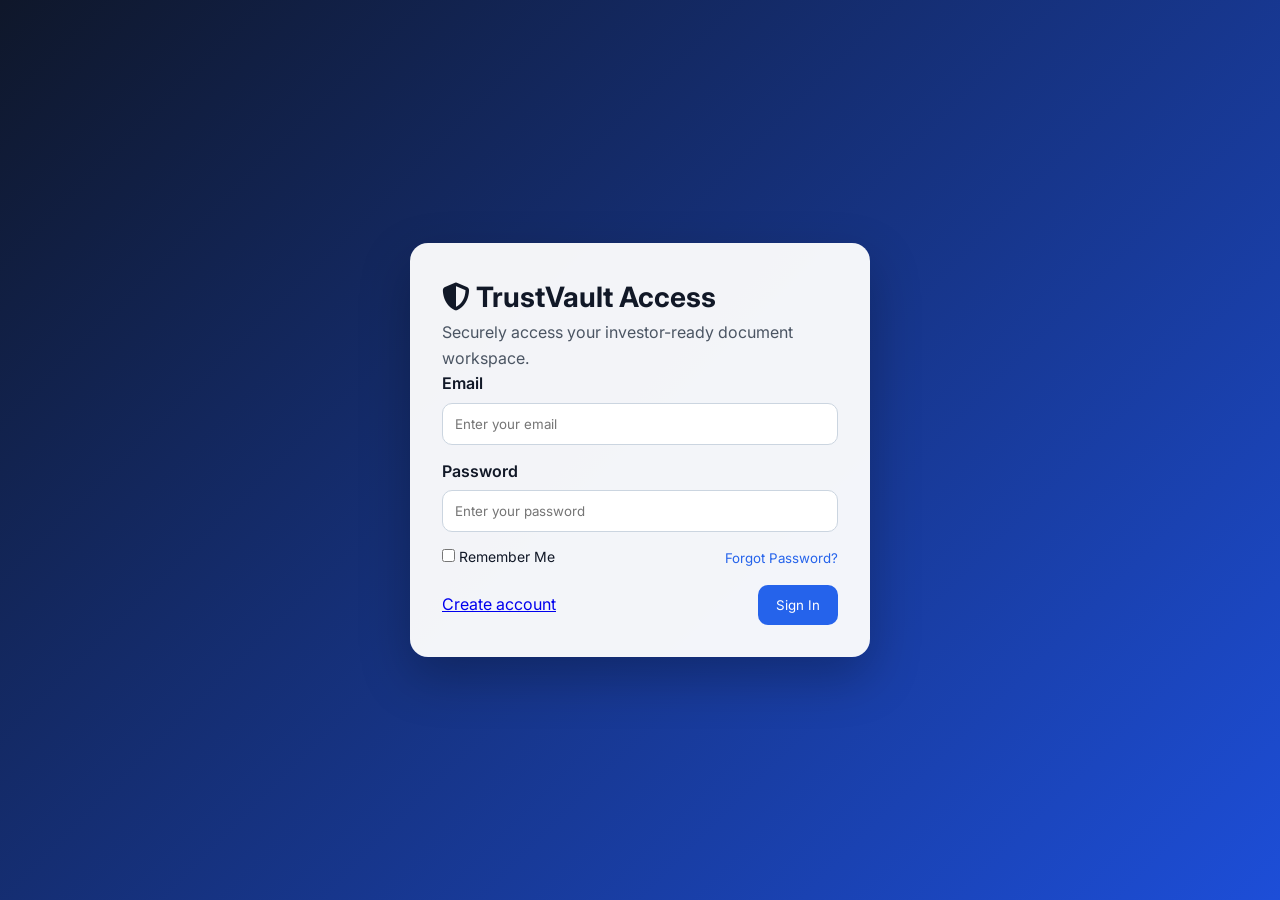
<file: index.html>
<!DOCTYPE html>
<html lang="en">
<head>
    <meta charset="UTF-8">
    <title>TrustVault</title>
    <script>window.location.href = 'dashboard.html';</script>
</head>
<body>
    <p>Redirecting to Dashboard...</p>
</body>
</html>
</file>
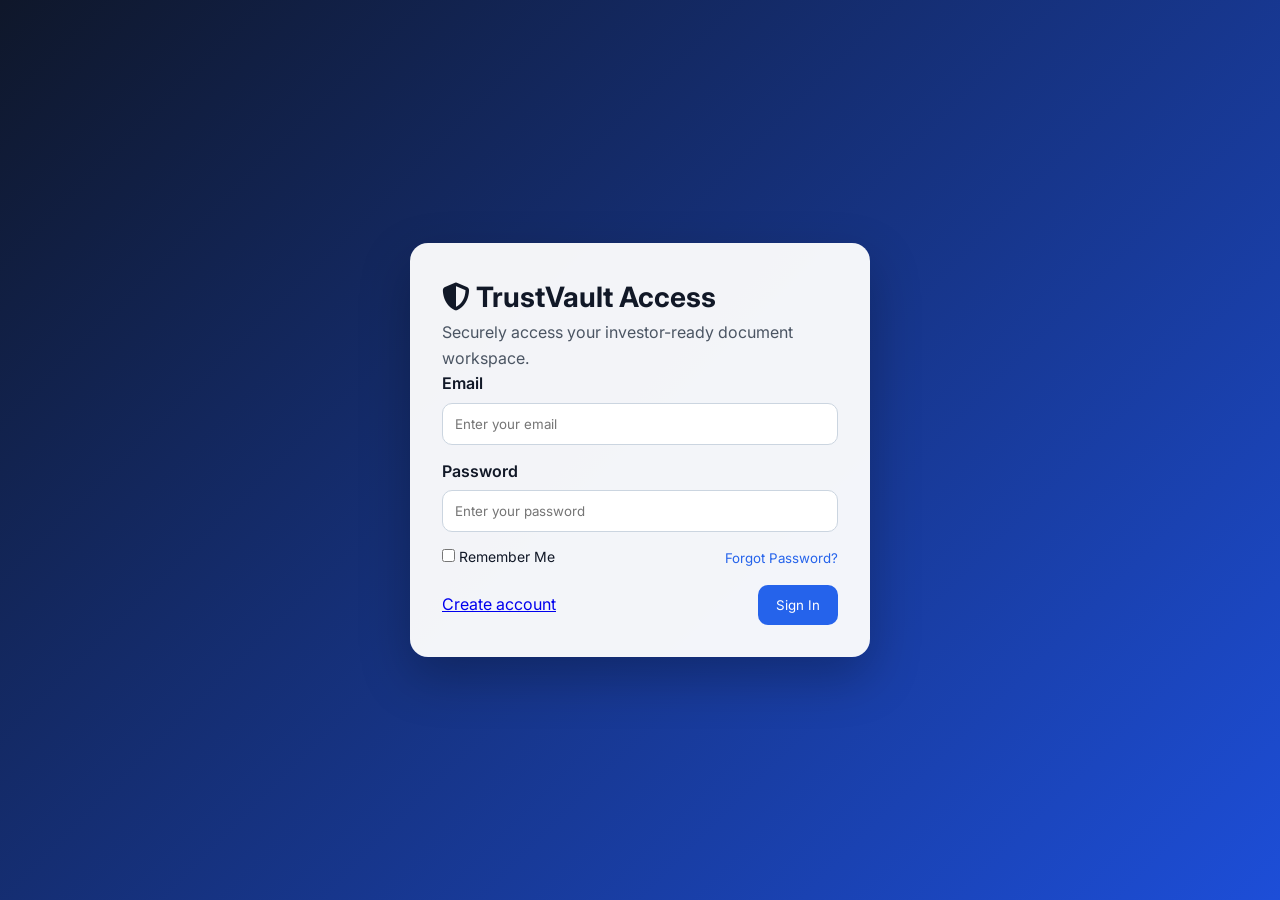
<file: dashboard.html>
<!DOCTYPE html>
<html lang="en">
<head>
    <meta charset="UTF-8">
    <meta name="viewport" content="width=device-width, initial-scale=1.0">
    <title>TrustVault - Dashboard</title>
    <script src="js/auth.js"></script>
    <script>checkAuthStatus();</script>
    <link rel="stylesheet" href="https://cdnjs.cloudflare.com/ajax/libs/font-awesome/6.4.0/css/all.min.css">
    <link rel="stylesheet" href="css/style.css">
    <link rel="stylesheet" href="css/dashboard.css">
    <style>
        body { margin: 0; font-family: Arial, sans-serif; background: #f4f7fb; color: #1f2937; }
        .dashboard-shell { display: flex; min-height: 100vh; }
        .sidebar { width: 260px; background: #0f172a; color: white; padding: 24px 18px; }
        .sidebar-brand { display: flex; align-items: center; gap: 10px; margin-bottom: 24px; font-size: 20px; }
        .sidebar-menu ul { list-style: none; padding: 0; margin: 0; display: grid; gap: 8px; }
        .sidebar-menu a { display: flex; align-items: center; gap: 10px; color: #e2e8f0; text-decoration: none; padding: 10px 12px; border-radius: 10px; }
        .sidebar-menu a:hover, .sidebar-menu li.active a { background: #1d4ed8; color: white; }
        .main-content { flex: 1; padding: 24px; }
        .top-bar { display: flex; justify-content: space-between; align-items: center; margin-bottom: 20px; }
        .top-bar h1 { margin: 4px 0 0; font-size: 28px; }
        .top-bar .eyebrow { margin: 0; color: #64748b; text-transform: uppercase; letter-spacing: 0.16em; font-size: 12px; }
        .user-pill { display: flex; align-items: center; gap: 12px; background: white; padding: 10px 14px; border-radius: 999px; box-shadow: 0 8px 20px rgba(15, 23, 42, 0.08); }
        .user-pill strong { display: block; }
        .user-pill span { color: #64748b; font-size: 12px; }
        .user-pill img { width: 42px; height: 42px; border-radius: 50%; }
        .metric-grid { display: grid; grid-template-columns: repeat(4, minmax(0, 1fr)); gap: 16px; margin-bottom: 20px; }
        .metric-card { background: linear-gradient(135deg, #ffffff, #f8fbff); border-radius: 16px; padding: 18px; box-shadow: 0 12px 30px rgba(15, 23, 42, 0.06); }
        .metric-card .metric-title { display: block; color: #64748b; font-size: 13px; margin-bottom: 10px; }
        .metric-card strong { font-size: 28px; display: block; margin-bottom: 6px; }
        .metric-card small { color: #64748b; }
        .widgets-grid { display: grid; grid-template-columns: 1.1fr 1fr; gap: 16px; }
        .widget-card { background: white; border-radius: 16px; padding: 18px; box-shadow: 0 12px 30px rgba(15, 23, 42, 0.06); }
        .widget-header { display: flex; justify-content: space-between; align-items: center; margin-bottom: 14px; }
        .widget-header h3 { margin: 0; font-size: 18px; }
        .widget-header a, .widget-header .badge { color: #2563eb; text-decoration: none; font-size: 13px; }
        .list { list-style: none; padding: 0; margin: 0; display: grid; gap: 10px; }
        .list-item { display: flex; justify-content: space-between; align-items: center; padding: 10px 0; border-bottom: 1px solid #e5e7eb; }
        .list-item:last-child { border-bottom: none; }
        .list-item strong { display: block; font-size: 14px; }
        .list-item span { color: #64748b; font-size: 12px; }
        .list-item button { border: none; border-radius: 999px; background: #dbeafe; color: #1d4ed8; padding: 6px 10px; cursor: pointer; }
        .calendar-grid { display: grid; grid-template-columns: repeat(7, minmax(0, 1fr)); gap: 6px; margin-top: 8px; }
        .calendar-day { text-align: center; padding: 8px 0; border-radius: 8px; background: #f8fafc; color: #334155; }
        .calendar-day.active { background: #2563eb; color: white; }
        .calendar-day.muted { opacity: 0.4; }
        @media (max-width: 960px) {
            .dashboard-shell { flex-direction: column; }
            .sidebar { width: 100%; }
            .metric-grid, .widgets-grid { grid-template-columns: 1fr; }
            .top-bar { flex-direction: column; align-items: flex-start; gap: 10px; }
        }
    </style>
</head>
<body>
    <div class="dashboard-shell">
        <aside class="sidebar">
            <div class="sidebar-brand">
                <i class="fa-solid fa-shield-halved"></i>
                <h2>TrustVault</h2>
            </div>
            <nav class="sidebar-menu">
                <ul>
                    <li class="active"><a href="dashboard.html"><i class="fa-solid fa-chart-pie"></i> Dashboard</a></li>
                    <li><a href="documents.html"><i class="fa-solid fa-file-lines"></i> Documents</a></li>
                    <li><a href="upload.html"><i class="fa-solid fa-cloud-arrow-up"></i> Upload</a></li>
                    <li><a href="profile.html"><i class="fa-solid fa-user"></i> Profile</a></li>
                </ul>
            </nav>
        </aside>

        <main class="main-content">
            <header class="top-bar">
                <div>
                    <p class="eyebrow">Investor overview</p>
                    <h1>TrustVault Dashboard</h1>
                </div>
                <div class="user-pill">
                    <div>
                        <strong id="dashboardUserName">Loading...</strong>
                        <span>Secure workspace</span>
                    </div>
                    <img src="https://ui-avatars.com/api/?name=Investor&background=0D8ABC&color=fff" alt="User Profile">
                </div>
            </header>

            <section class="metric-grid">
                <div class="metric-card">
                    <span class="metric-title">Total Contracts</span>
                    <strong id="metricContracts">0</strong>
                    <small id="metricContractsMeta">Ready for review</small>
                </div>
                <div class="metric-card">
                    <span class="metric-title">Total Documents</span>
                    <strong id="metricDocuments">0</strong>
                    <small id="metricDocumentsMeta">Stored locally</small>
                </div>
                <div class="metric-card">
                    <span class="metric-title">Active Alerts</span>
                    <strong id="metricAlerts">0</strong>
                    <small id="metricAlertsMeta">Needs attention</small>
                </div>
                <div class="metric-card">
                    <span class="metric-title">Recent Activity</span>
                    <strong id="metricActivity">--</strong>
                    <small id="metricActivityMeta">Last update</small>
                </div>
            </section>

            <section class="widgets-grid">
                <div class="widget-card">
                    <div class="widget-header">
                        <h3>Recent Contracts</h3>
                        <a href="documents.html">View all</a>
                    </div>
                    <ul class="list" id="contractsList"></ul>
                </div>

                <div class="widget-card">
                    <div class="widget-header">
                        <h3>Recent Files</h3>
                        <a href="documents.html">Open docs</a>
                    </div>
                    <ul class="list" id="filesList"></ul>
                </div>

                <div class="widget-card">
                    <div class="widget-header">
                        <h3>Calendar</h3>
                        <span class="badge" id="calendarMonth">Month</span>
                    </div>
                    <div class="calendar-grid" id="calendarGrid"></div>
                </div>

                <div class="widget-card">
                    <div class="widget-header">
                        <h3>Alerts Summary</h3>
                        <span class="badge">Live</span>
                    </div>
                    <ul class="list" id="alertsList"></ul>
                </div>
            </section>
        </main>
    </div>

    <script src="js/storage.js"></script>
    <script src="js/auth.js"></script>
    <script src="js/dashboard.js"></script>
</body>
</html>
</file>
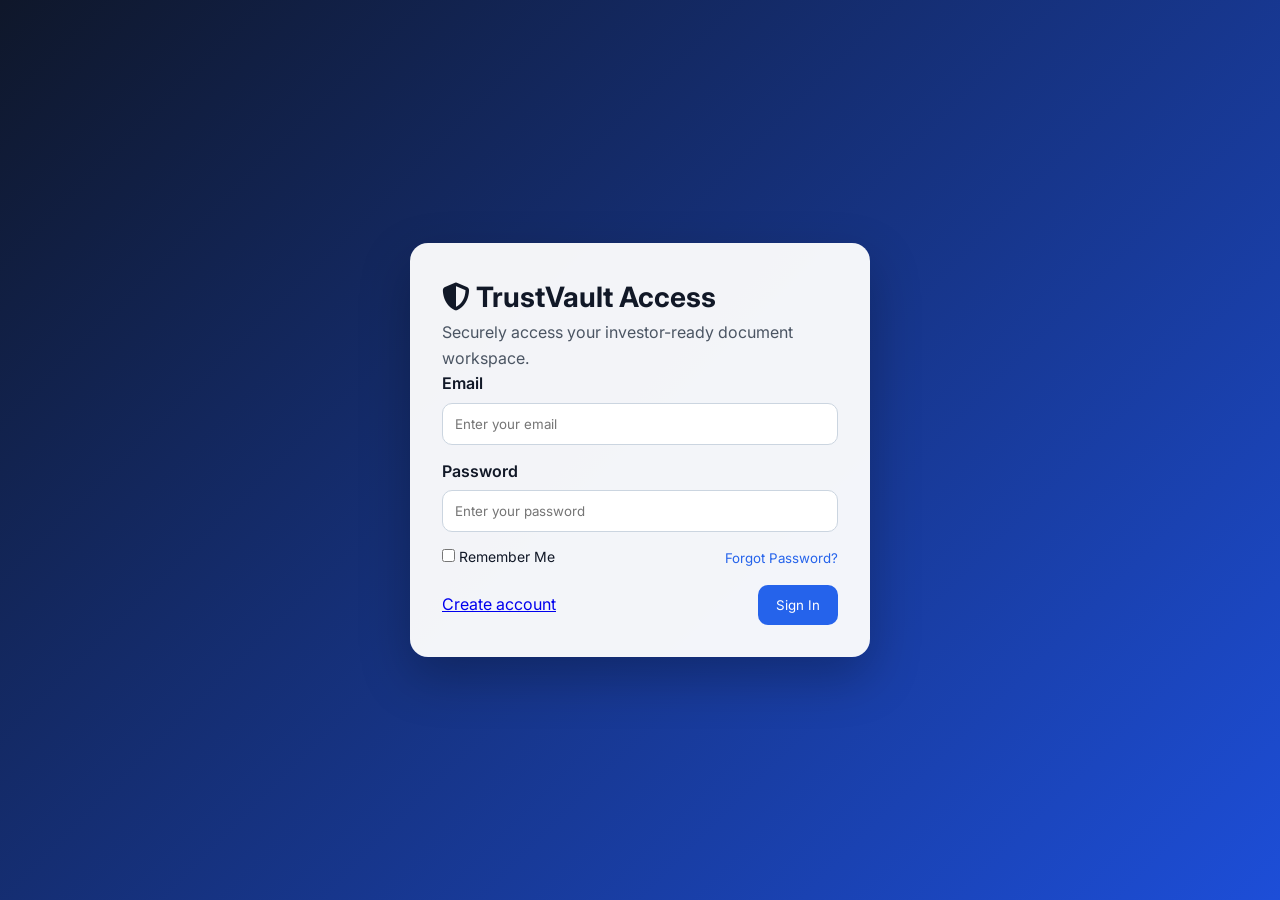
<file: documents.html>
<!DOCTYPE html>
<html lang="en">
<head>
    <meta charset="UTF-8">
    <meta name="viewport" content="width=device-width, initial-scale=1.0">
    <title>TrustVault - My Documents</title>
    <script src="js/auth.js"></script>
    <script>checkAuthStatus();</script>
    <!-- FontAwesome for professional icons -->
    <link rel="stylesheet" href="https://cdnjs.cloudflare.com/ajax/libs/font-awesome/6.4.0/css/all.min.css">
    <!-- Style Files -->
    <link rel="stylesheet" href="css/style.css">
    <link rel="stylesheet" href="css/dashboard.css">
    <link rel="stylesheet" href="css/documents.css">
</head>
<body>

    <div class="dashboard-container">
        <!-- ✅ Sidebar -->
        <aside class="sidebar">
            <div class="sidebar-brand">
                <i class="fa-solid fa-shield-halved"></i>
                <h2>TrustVault</h2>
            </div>
            <nav class="sidebar-menu">
                <ul>
                    <li><a href="dashboard.html"><i class="fa-solid fa-chart-pie"></i> Dashboard</a></li>
                    <li class="active"><a href="documents.html"><i class="fa-solid fa-file-lines"></i> Documents</a></li>
                    <li><a href="upload.html"><i class="fa-solid fa-cloud-arrow-up"></i> Upload</a></li>
                    <li><a href="profile.html"><i class="fa-solid fa-user"></i> Profile</a></li>
                </ul>
            </nav>
        </aside>

        <!-- Main Content Area -->
        <main class="main-content">
            <!-- 🔍 Top Bar (Search & User Profile) -->
            <header class="top-bar">
                <div class="search-wrapper">
                    <i class="fa-solid fa-magnifying-glass"></i>
                    <input type="search" placeholder="Search documents, categories, or notes...">
                </div>
                <div class="user-wrapper">
                    <div class="user-info">
                        <h4>User Name</h4>
                        <small>Administrator</small>
                    </div>
                    <img src="https://ui-avatars.com/api/?name=User&background=0D8ABC&color=fff" alt="User Profile" class="user-avatar">
                </div>
            </header>

            <!-- 📄 Main Content Inner -->
            <div class="content-body">
                <!-- 📄 Documents Header -->
                <section class="documents-header">
                    <div class="header-title">
                        <h1><i class="fa-solid fa-file-lines"></i> My Documents</h1>
                        <p>Manage and organize all your important documents in one secure place</p>
                    </div>
                    <a href="upload.html" class="btn-upload">
                        <i class="fa-solid fa-cloud-arrow-up"></i> Upload Document
                    </a>
                </section>

                <section class="documents-toolbar">
                    <input type="search" id="documentsSearch" placeholder="Search by name or keywords">
                    <div class="toolbar-controls">
                        <select id="categoryFilter">
                            <option value="all">All Categories</option>
                            <option value="identity">Identity</option>
                            <option value="financial">Financial</option>
                            <option value="legal">Legal</option>
                            <option value="ownership">Ownership</option>
                            <option value="medical">Medical</option>
                            <option value="education">Education</option>
                            <option value="other">Other</option>
                        </select>
                        <select id="sortSelect">
                            <option value="newest">Newest First</option>
                            <option value="oldest">Oldest First</option>
                            <option value="name">Name A-Z</option>
                        </select>
                        <button type="button" id="favoritesToggle">Favorites Only</button>
                    </div>
                </section>

                <section class="folder-strip" id="folderStrip"></section>
                <section class="documents-grid" id="documentsGrid"></section>
            </div>
        </main>
    </div>

    <script src="js/storage.js"></script>
    <script src="js/auth.js"></script>
    <script src="js/documents.js"></script>
</body>
</html>
</file>
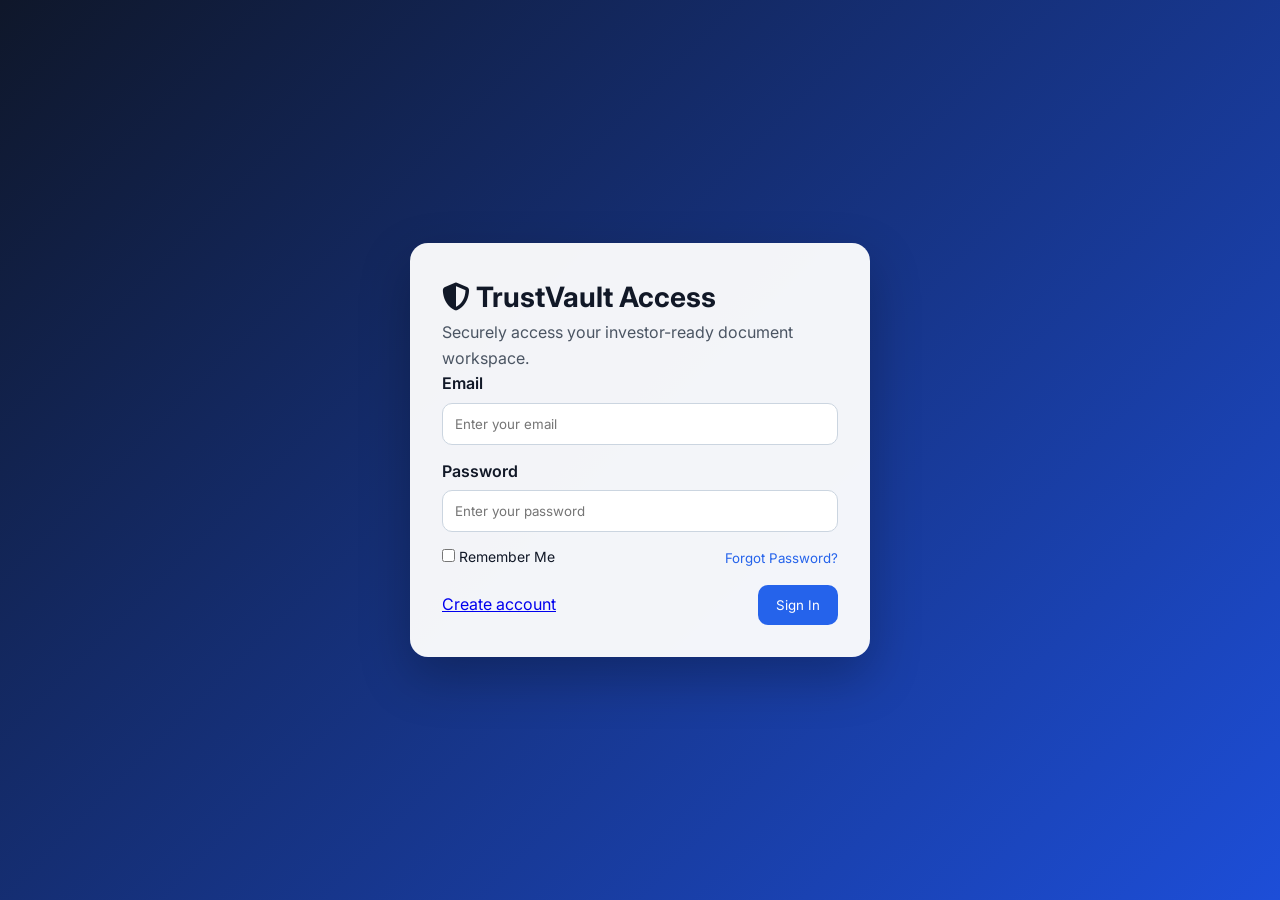
<file: login.html>
<!DOCTYPE html>
<html lang="en">
<head>
    <meta charset="UTF-8">
    <meta name="viewport" content="width=device-width, initial-scale=1.0">
    <title>TrustVault - Login</title>
    <link rel="stylesheet" href="https://cdnjs.cloudflare.com/ajax/libs/font-awesome/6.4.0/css/all.min.css">
    <link rel="stylesheet" href="css/style.css">
    <style>
        body { margin: 0; font-family: Arial, sans-serif; background: linear-gradient(135deg, #0f172a, #1d4ed8); color: #fff; }
        .auth-shell { min-height: 100vh; display: flex; align-items: center; justify-content: center; padding: 24px; }
        .auth-card { width: min(460px, 100%); background: rgba(255,255,255,0.95); color: #111827; border-radius: 18px; padding: 32px; box-shadow: 0 20px 50px rgba(0,0,0,0.25); }
        .auth-card h1 { margin-top: 0; font-size: 28px; }
        .auth-card p { color: #4b5563; }
        .form-group { margin-bottom: 14px; }
        .form-group label { display: block; margin-bottom: 6px; font-weight: 600; }
        .form-group input { width: 100%; padding: 12px; border-radius: 10px; border: 1px solid #cbd5e0; box-sizing: border-box; }
        .form-actions { display: flex; justify-content: space-between; align-items: center; margin-top: 16px; }
        .btn-primary { background: #2563eb; color: white; border: none; padding: 12px 18px; border-radius: 10px; cursor: pointer; }
        .link-btn { background: none; border: none; color: #2563eb; cursor: pointer; }
        .helper-row { display: flex; justify-content: space-between; align-items: center; margin-bottom: 12px; font-size: 14px; }
        .message { margin-top: 14px; padding: 10px 12px; border-radius: 8px; display: none; }
        .message.success { background: #dcfce7; color: #166534; display: block; }
        .message.error { background: #fee2e2; color: #991b1b; display: block; }
    </style>
</head>
<body>
    <div class="auth-shell">
        <div class="auth-card">
            <h1><i class="fa-solid fa-shield-halved"></i> TrustVault Access</h1>
            <p>Securely access your investor-ready document workspace.</p>
            <form id="loginForm">
                <div class="form-group">
                    <label for="email">Email</label>
                    <input type="email" id="email" name="email" placeholder="Enter your email" required>
                </div>
                <div class="form-group">
                    <label for="password">Password</label>
                    <input type="password" id="password" name="password" placeholder="Enter your password" required>
                </div>
                <div class="helper-row">
                    <label><input type="checkbox" id="rememberMe"> Remember Me</label>
                    <button type="button" class="link-btn" id="forgotPasswordBtn">Forgot Password?</button>
                </div>
                <div class="form-actions">
                    <a href="register.html">Create account</a>
                    <button type="submit" class="btn-primary">Sign In</button>
                </div>
            </form>
            <div id="authMessage" class="message"></div>
        </div>
    </div>

    <script src="js/auth.js"></script>
    <script src="js/login.js"></script>
</body>
</html>
</file>
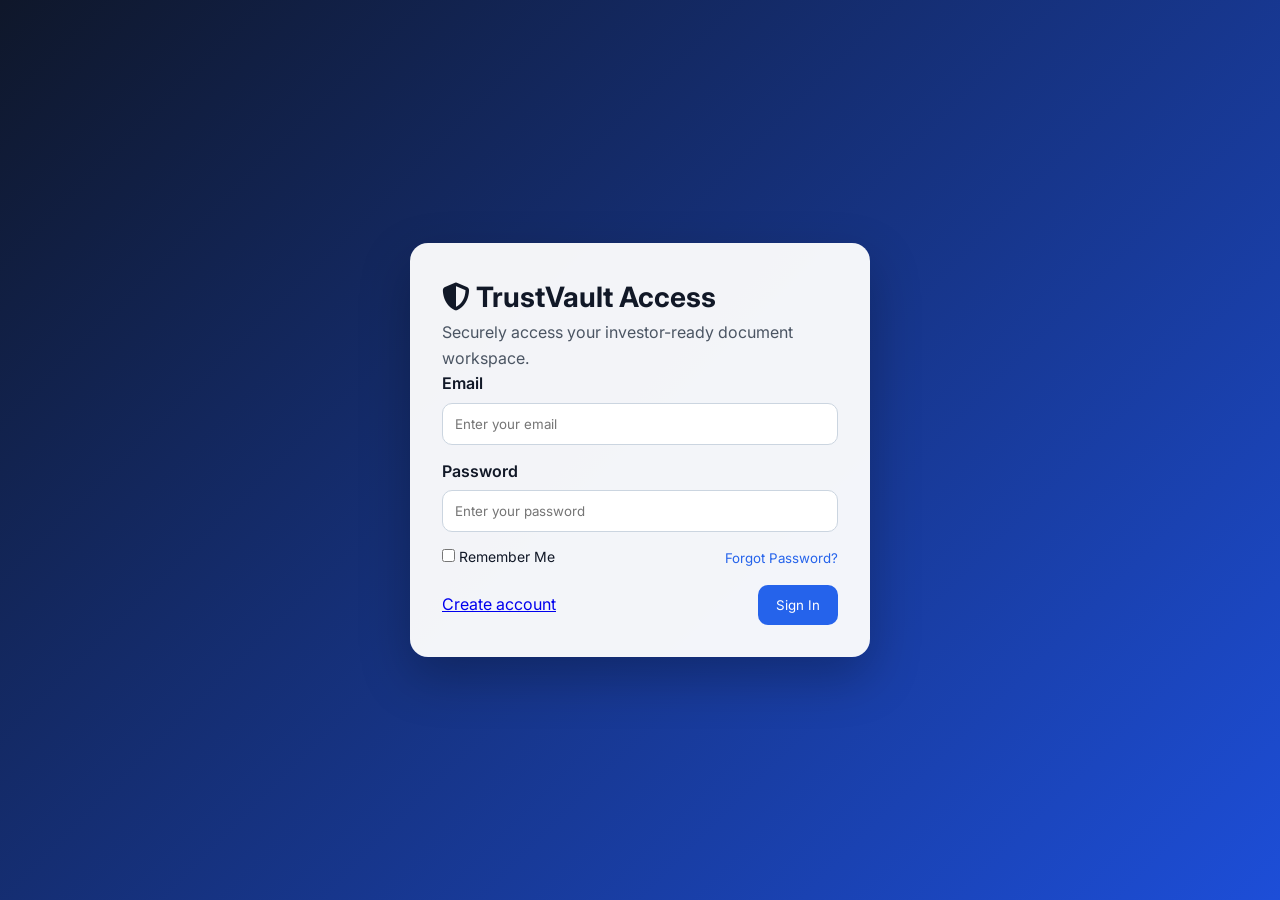
<file: profile.html>
<!DOCTYPE html>
<html lang="en">
<head>
    <meta charset="UTF-8">
    <meta name="viewport" content="width=device-width, initial-scale=1.0">
    <title>TrustVault - Profile</title>
    <link rel="stylesheet" href="https://cdnjs.cloudflare.com/ajax/libs/font-awesome/6.4.0/css/all.min.css">
    <link rel="stylesheet" href="css/style.css">
    <link rel="stylesheet" href="css/dashboard.css">
    <style>
        body { margin: 0; font-family: Arial, sans-serif; background: #f5f7fb; }
        .profile-card { max-width: 600px; margin: 40px auto; background: white; border-radius: 16px; padding: 32px; box-shadow: 0 10px 30px rgba(0,0,0,0.08); }
        .profile-card h1 { margin-top: 0; }
        .profile-row { margin: 16px 0; }
        .profile-row strong { display: inline-block; width: 110px; color: #3853a4; }
        .btn-logout { background: #dc3545; color: white; border: none; padding: 10px 16px; border-radius: 8px; cursor: pointer; }
    </style>
</head>
<body>
    <div class="profile-card">
        <h1><i class="fa-solid fa-user"></i> Profile</h1>
        <div class="profile-row"><strong>Username:</strong> <span id="profileUsername">-</span></div>
        <div class="profile-row"><strong>Email:</strong> <span id="profileEmail">-</span></div>
        <button type="button" class="btn-logout" id="logoutBtn">Logout</button>
    </div>

    <script src="js/auth.js"></script>
    <script src="js/profile.js"></script>
</body>
</html>
</file>
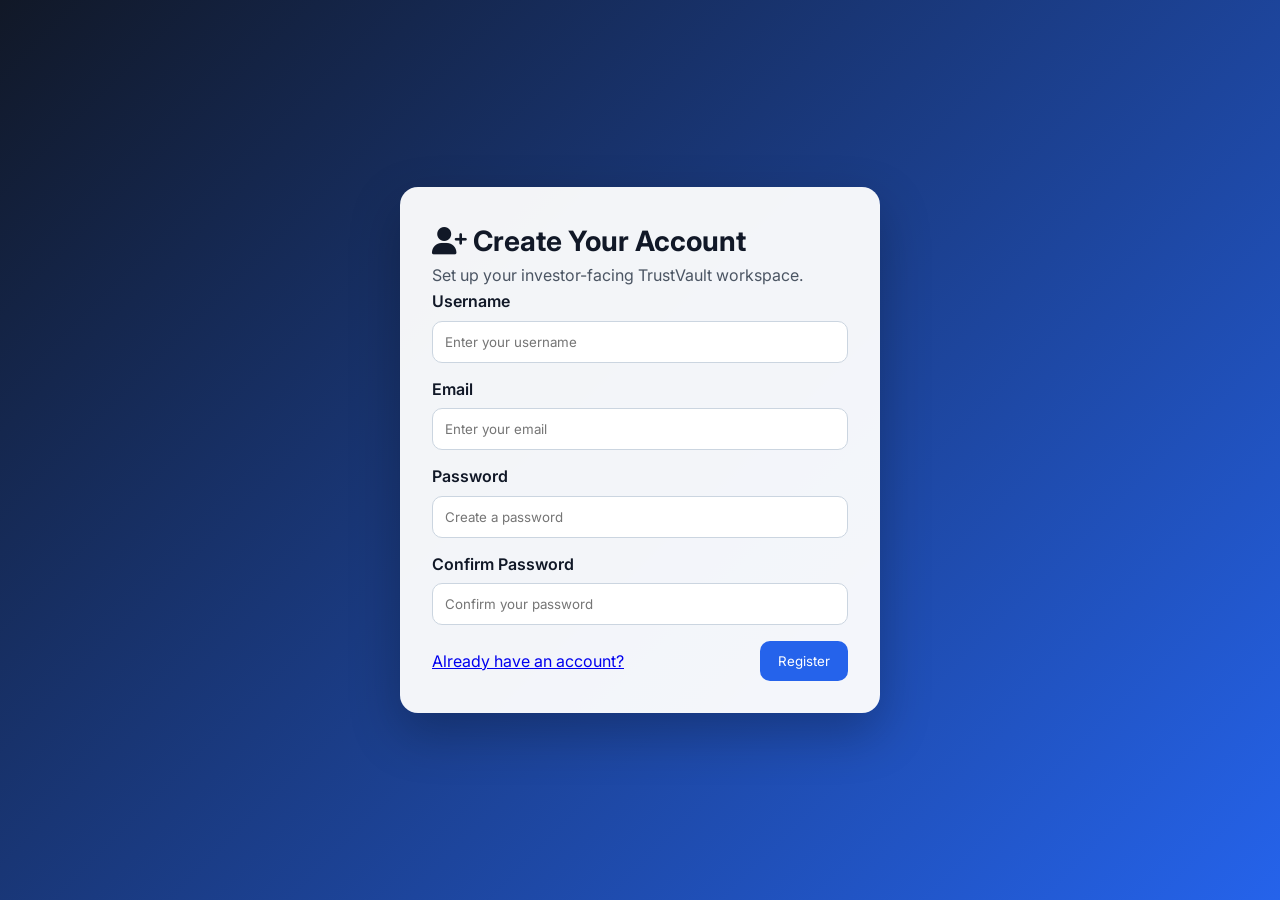
<file: register.html>
<!DOCTYPE html>
<html lang="en">
<head>
    <meta charset="UTF-8">
    <meta name="viewport" content="width=device-width, initial-scale=1.0">
    <title>TrustVault - Register</title>
    <link rel="stylesheet" href="https://cdnjs.cloudflare.com/ajax/libs/font-awesome/6.4.0/css/all.min.css">
    <link rel="stylesheet" href="css/style.css">
    <style>
        body { margin: 0; font-family: Arial, sans-serif; background: linear-gradient(135deg, #111827, #2563eb); color: #fff; }
        .auth-shell { min-height: 100vh; display: flex; align-items: center; justify-content: center; padding: 24px; }
        .auth-card { width: min(480px, 100%); background: rgba(255,255,255,0.95); color: #111827; border-radius: 18px; padding: 32px; box-shadow: 0 20px 50px rgba(0,0,0,0.25); }
        .auth-card h1 { margin-top: 0; font-size: 28px; }
        .auth-card p { color: #4b5563; }
        .form-group { margin-bottom: 14px; }
        .form-group label { display: block; margin-bottom: 6px; font-weight: 600; }
        .form-group input { width: 100%; padding: 12px; border-radius: 10px; border: 1px solid #cbd5e0; box-sizing: border-box; }
        .form-actions { margin-top: 16px; display: flex; justify-content: space-between; align-items: center; }
        .btn-primary { background: #2563eb; color: white; border: none; padding: 12px 18px; border-radius: 10px; cursor: pointer; }
        .message { margin-top: 14px; padding: 10px 12px; border-radius: 8px; display: none; }
        .message.success { background: #dcfce7; color: #166534; display: block; }
        .message.error { background: #fee2e2; color: #991b1b; display: block; }
    </style>
</head>
<body>
    <div class="auth-shell">
        <div class="auth-card">
            <h1><i class="fa-solid fa-user-plus"></i> Create Your Account</h1>
            <p>Set up your investor-facing TrustVault workspace.</p>
            <form id="registerForm">
                <div class="form-group">
                    <label for="username">Username</label>
                    <input type="text" id="username" name="username" placeholder="Enter your username" required>
                </div>
                <div class="form-group">
                    <label for="email">Email</label>
                    <input type="email" id="email" name="email" placeholder="Enter your email" required>
                </div>
                <div class="form-group">
                    <label for="password">Password</label>
                    <input type="password" id="password" name="password" placeholder="Create a password" required>
                </div>
                <div class="form-group">
                    <label for="confirmPassword">Confirm Password</label>
                    <input type="password" id="confirmPassword" name="confirmPassword" placeholder="Confirm your password" required>
                </div>
                <div class="form-actions">
                    <a href="login.html">Already have an account?</a>
                    <button type="submit" class="btn-primary">Register</button>
                </div>
            </form>
            <div id="authMessage" class="message"></div>
        </div>
    </div>

    <script src="js/auth.js"></script>
    <script src="js/register.js"></script>
</body>
</html>
</file>
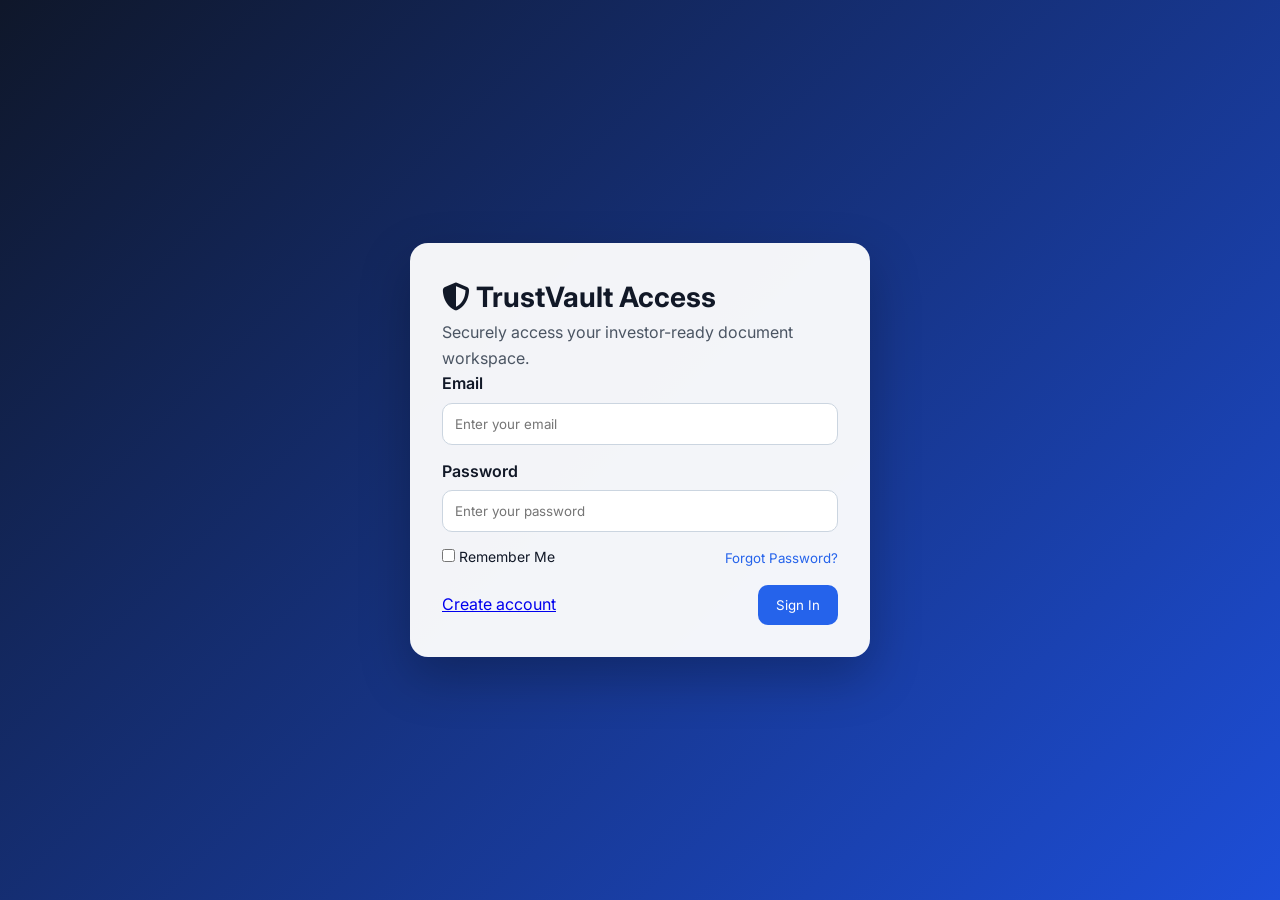
<file: upload.html>
<!DOCTYPE html>
<html lang="en">
<head>
    <meta charset="UTF-8">
    <meta name="viewport" content="width=device-width, initial-scale=1.0">
    <title>TrustVault - Upload Document</title>
    <script src="js/auth.js"></script>
    <script>checkAuthStatus();</script>
    <link rel="stylesheet" href="https://cdnjs.cloudflare.com/ajax/libs/font-awesome/6.4.0/css/all.min.css">
    <link rel="stylesheet" href="css/style.css">
    <link rel="stylesheet" href="css/dashboard.css">
    <link rel="stylesheet" href="css/upload.css">
</head>
<body>
    <div class="dashboard-container">
        <aside class="sidebar">
            <div class="sidebar-brand">
                <i class="fa-solid fa-shield-halved"></i>
                <h2>TrustVault</h2>
            </div>
            <nav class="sidebar-menu">
                <ul>
                    <li><a href="dashboard.html"><i class="fa-solid fa-chart-pie"></i> Dashboard</a></li>
                    <li><a href="documents.html"><i class="fa-solid fa-file-lines"></i> Documents</a></li>
                    <li class="active"><a href="upload.html"><i class="fa-solid fa-cloud-arrow-up"></i> Upload</a></li>
                    <li><a href="profile.html"><i class="fa-solid fa-user"></i> Profile</a></li>
                </ul>
            </nav>
        </aside>

        <main class="main-content">
            <header class="top-bar">
                <div class="search-wrapper">
                    <i class="fa-solid fa-magnifying-glass"></i>
                    <input type="search" placeholder="Search files, contracts, or users...">
                </div>
                <div class="user-wrapper">
                    <div class="user-info">
                        <h4>User Name</h4>
                        <small>Administrator</small>
                    </div>
                    <img src="https://ui-avatars.com/api/?name=User&background=0D8ABC&color=fff" alt="User Profile" class="user-avatar">
                </div>
            </header>

            <div class="content-body upload-content">
                <div class="upload-form-container">
                    <div class="upload-form-header">
                        <h1><i class="fa-solid fa-cloud-arrow-up"></i> Upload Document</h1>
                        <p>Securely upload and organize your important documents</p>
                    </div>

                    <form class="upload-form" id="uploadForm">
                        <div class="drag-drop-zone" id="dragDropZone">
                            <div class="zone-content">
                                <i class="fa-solid fa-cloud-arrow-up"></i>
                                <h2>Drag and drop your document here</h2>
                                <p>or</p>
                                <button type="button" class="btn-browse">
                                    <i class="fa-solid fa-folder-open"></i> Browse Files
                                </button>
                                <input type="file" id="fileInput" class="file-input" accept="image/*,.pdf" hidden>
                            </div>
                            <div class="zone-preview" id="zonePreview" style="display: none;">
                                <i class="fa-solid fa-circle-check"></i>
                                <p id="previewText">File selected</p>
                            </div>
                        </div>

                        <p class="form-help">Uploads are stored locally in this browser for the demo experience.</p>

                        <div class="form-fields">
                            <div class="form-group">
                                <label for="docName" class="form-label">
                                    <i class="fa-solid fa-file"></i> Document Name
                                    <span class="required">*</span>
                                </label>
                                <input type="text" id="docName" class="form-input" placeholder="Enter document name (e.g., Passport 2024)" required>
                                <small class="form-help">Give your document a meaningful name</small>
                            </div>

                            <div class="form-group">
                                <label for="docCategory" class="form-label">
                                    <i class="fa-solid fa-tag"></i> Category
                                    <span class="required">*</span>
                                </label>
                                <select id="docCategory" class="form-select" required>
                                    <option value="">Select a category</option>
                                    <option value="identity">Identity Documents</option>
                                    <option value="financial">Financial Documents</option>
                                    <option value="legal">Legal Documents</option>
                                    <option value="ownership">Ownership Documents</option>
                                    <option value="medical">Medical Records</option>
                                    <option value="education">Education & Certificates</option>
                                    <option value="other">Other</option>
                                </select>
                            </div>

                            <div class="form-group">
                                <label for="docFolder" class="form-label">
                                    <i class="fa-solid fa-folder-tree"></i> Select Folder
                                </label>
                                <select id="docFolder" class="form-select">
                                    <option value="Personal">Personal</option>
                                    <option value="Business">Business</option>
                                    <option value="Government">Government</option>
                                    <option value="Banking">Banking</option>
                                    <option value="Family">Family</option>
                                    <option value="Archive">Archive</option>
                                </select>
                                <small class="form-help">Choose the Smart Vault folder for this document</small>
                            </div>

                            <div class="form-group">
                                <label for="docDescription" class="form-label">
                                    <i class="fa-solid fa-align-left"></i> Description
                                </label>
                                <textarea id="docDescription" class="form-textarea" placeholder="Add any additional notes or details about this document..." rows="4"></textarea>
                                <small class="form-help">Optional: Add notes about the document</small>
                            </div>

                            <div class="form-group">
                                <label for="docKeywords" class="form-label">
                                    <i class="fa-solid fa-tags"></i> Keywords
                                </label>
                                <input type="text" id="docKeywords" class="form-input" placeholder="e.g. contract, board, investor" />
                                <small class="form-help">Separate keywords with commas for fast search</small>
                            </div>
                        </div>

                        <div class="form-actions">
                            <a href="documents.html" class="btn-cancel">
                                <i class="fa-solid fa-times"></i> Cancel
                            </a>
                            <button type="submit" class="btn-submit">
                                <i class="fa-solid fa-check"></i> Upload Document
                            </button>
                        </div>
                    </form>
                </div>

                <div class="upload-progress" id="uploadProgress" style="display: none;">
                    <div class="progress-content">
                        <div class="progress-header">
                            <h3>Uploading...</h3>
                            <span id="progressPercent">0%</span>
                        </div>
                        <div class="progress-bar">
                            <div class="progress-fill" id="progressFill"></div>
                        </div>
                        <p id="progressStatus">Initializing upload...</p>
                    </div>
                </div>

                <div class="upload-success" id="uploadSuccess" style="display: none;">
                    <div class="success-content">
                        <i class="fa-solid fa-circle-check"></i>
                        <h2>Document Uploaded Successfully!</h2>
                        <p id="successMessage">Your document has been securely stored.</p>
                        <div class="success-actions">
                            <a href="documents.html" class="btn-view-docs">
                                <i class="fa-solid fa-file-lines"></i> View Documents
                            </a>
                            <button type="button" class="btn-upload-more" id="uploadMoreBtn">
                                <i class="fa-solid fa-cloud-arrow-up"></i> Upload Another
                            </button>
                        </div>
                    </div>
                </div>
            </div>
        </main>
    </div>

    <script src="js/storage.js"></script>
    <script src="js/upload.js"></script>
</body>
</html>
</file>
<file: css/style.css>
@import url('https://fonts.googleapis.com/css2?family=Inter:wght@300;400;500;600;700&display=swap');

* {
    margin: 0;
    padding: 0;
    box-sizing: border-box;
    font-family: 'Inter', sans-serif;
}

body {
    background-color: #f4f6f9;
    color: #333;
    line-height: 1.6;
}
</file>
<file: css/dashboard.css>
/* تنسيق الحاوية الرئيسية وتوزيع الـ Sidebar والمحتوى */
.dashboard-container {
    display: flex;
    min-height: 100vh;
    background-color: #f4f6f9;
}

/* ✅ Sidebar Styling */
.sidebar {
    width: 260px;
    background-color: #1a233a;
    color: #ffffff;
    display: flex;
    flex-direction: column;
    transition: all 0.3s ease;
}

.sidebar-brand {
    padding: 24px;
    display: flex;
    align-items: center;
    gap: 12px;
    background-color: #151c2f;
}

.sidebar-brand i {
    font-size: 24px;
    color: #3498db;
}

.sidebar-brand h2 {
    font-size: 20px;
    font-weight: 600;
}

.sidebar-menu {
    flex: 1;
    padding: 20px 0;
}

.sidebar-menu ul {
    list-style: none;
}

.sidebar-menu li {
    margin-bottom: 4px;
}

.sidebar-menu li a {
    display: flex;
    align-items: center;
    gap: 15px;
    padding: 14px 24px;
    color: #b2bec3;
    text-decoration: none;
    font-weight: 500;
    transition: all 0.2s;
}

.sidebar-menu li a:hover,
.sidebar-menu li.active a {
    color: #ffffff;
    background-color: #242f4c;
    border-left: 4px solid #3498db;
}

/* Main Area */
.main-content {
    flex: 1;
    display: flex;
    flex-direction: column;
}

/* 🔍 Top Bar */
.top-bar {
    background-color: #ffffff;
    height: 70px;
    display: flex;
    justify-content: space-between;
    align-items: center;
    padding: 0 30px;
    box-shadow: 0 2px 4px rgba(0,0,0,0.02);
}

.search-wrapper {
    display: flex;
    align-items: center;
    gap: 10px;
    background-color: #f1f3f6;
    padding: 8px 16px;
    border-radius: 8px;
    width: 300px;
}

.search-wrapper i {
    color: #a0aec0;
}

.search-wrapper input {
    border: none;
    background: none;
    outline: none;
    width: 100%;
    font-size: 14px;
}

.user-wrapper {
    display: flex;
    align-items: center;
    gap: 12px;
}

.user-info {
    text-align: right;
}

.user-info h4 {
    margin: 0;
    font-size: 14px;
    color: #2d3748;
}

.user-info small {
    color: #718096;
}

.user-avatar {
    width: 40px;
    height: 40px;
    border-radius: 50%;
    object-fit: cover;
}

/* Content Area */
.content-body {
    padding: 30px;
}

/* 📊 4 Cards Grid */
.cards-grid {
    display: grid;
    grid-template-columns: repeat(auto-fit, minmax(220px, 1fr));
    gap: 20px;
    margin-bottom: 30px;
}

.card {
    background-color: #ffffff;
    padding: 20px;
    border-radius: 12px;
    display: flex;
    align-items: center;
    gap: 20px;
    box-shadow: 0 4px 6px rgba(0,0,0,0.01);
}

.card-icon {
    width: 50px;
    height: 50px;
    border-radius: 10px;
    display: flex;
    justify-content: center;
    align-items: center;
    font-size: 20px;
}

.doc-icon { background-color: #e3f2fd; color: #1e88e5; }
.contract-icon { background-color: #e8f5e9; color: #43a047; }
.alert-icon { background-color: #fff3e0; color: #fb8c00; }
.user-icon { background-color: #f3e5f5; color: #8e24aa; }

.card-info h3 {
    font-size: 24px;
    color: #2d3748;
    margin-bottom: 2px;
}

.card-info p {
    color: #718096;
    font-size: 14px;
}

/* 📑 Table Container */
.table-container {
    background-color: #ffffff;
    padding: 24px;
    border-radius: 12px;
    box-shadow: 0 4px 6px rgba(0,0,0,0.01);
}

.table-header {
    display: flex;
    justify-content: space-between;
    align-items: center;
    margin-bottom: 20px;
}

.table-header h3 {
    color: #2d3748;
}

.btn-view-all {
    font-size: 14px;
    color: #3498db;
    text-decoration: none;
    font-weight: 500;
}

.dashboard-table {
    width: 100%;
    border-collapse: collapse;
    text-align: left;
}

.dashboard-table th, 
.dashboard-table td {
    padding: 14px 16px;
    border-bottom: 1px solid #edf2f7;
    font-size: 14px;
}

.dashboard-table th {
    background-color: #f7fafc;
    color: #4a5568;
    font-weight: 600;
}

.dashboard-table td {
    color: #2d3748;
}

/* Status Badges */
.status {
    padding: 4px 10px;
    border-radius: 20px;
    font-size: 12px;
    font-weight: 500;
}

.status-signed { background-color: #e8f5e9; color: #43a047; }
.status-pending { background-color: #fff3e0; color: #fb8c00; }
</file>
<file: css/documents.css>
/* ============================================
   DOCUMENTS PAGE STYLING
   ============================================ */

/* Documents Header Section */
.documents-header {
    display: flex;
    justify-content: space-between;
    align-items: center;
    margin-bottom: 32px;
    padding: 24px;
    background: linear-gradient(135deg, #667eea 0%, #764ba2 100%);
    border-radius: 12px;
    box-shadow: 0 4px 6px rgba(0, 0, 0, 0.08);
}

.header-title h1 {
    color: #ffffff;
    font-size: 28px;
    display: flex;
    align-items: center;
    gap: 12px;
    margin-bottom: 8px;
}

.header-title h1 i {
    font-size: 32px;
}

.header-title p {
    color: rgba(255, 255, 255, 0.9);
    font-size: 14px;
}

/* Upload Button */
.btn-upload {
    display: inline-flex;
    align-items: center;
    gap: 8px;
    padding: 12px 24px;
    background-color: #ffffff;
    color: #667eea;
    font-weight: 600;
    text-decoration: none;
    border-radius: 8px;
    transition: all 0.3s ease;
    box-shadow: 0 2px 4px rgba(0, 0, 0, 0.1);
}

.btn-upload:hover {
    transform: translateY(-2px);
    box-shadow: 0 4px 8px rgba(0, 0, 0, 0.15);
}

.btn-upload i {
    font-size: 16px;
}

/* Documents Grid */
.documents-grid {
    display: grid;
    grid-template-columns: repeat(auto-fill, minmax(280px, 1fr));
    gap: 24px;
}

/* Document Card Styling */
.document-card {
    background-color: #ffffff;
    border-radius: 12px;
    overflow: hidden;
    box-shadow: 0 2px 8px rgba(0, 0, 0, 0.08);
    transition: all 0.3s ease;
    display: flex;
    flex-direction: column;
}

.document-card:hover {
    box-shadow: 0 8px 16px rgba(0, 0, 0, 0.12);
    transform: translateY(-4px);
}

/* Card Header with Icon and Actions */
.card-header {
    display: flex;
    justify-content: space-between;
    align-items: flex-start;
    padding: 20px;
    background-color: #f8f9fa;
    border-bottom: 1px solid #edf2f7;
}

/* File Icons with Different Colors */
.file-icon {
    width: 60px;
    height: 60px;
    border-radius: 10px;
    display: flex;
    justify-content: center;
    align-items: center;
    font-size: 28px;
    font-weight: 600;
}

.passport-icon {
    background-color: #e3f2fd;
    color: #1e88e5;
}

.id-icon {
    background-color: #f3e5f5;
    color: #7b1fa2;
}

.bank-icon {
    background-color: #e8f5e9;
    color: #388e3c;
}

.contract-icon {
    background-color: #fce4ec;
    color: #c2185b;
}

.vehicle-icon {
    background-color: #fff3e0;
    color: #e65100;
}

/* Action Buttons */
.card-actions {
    display: flex;
    gap: 8px;
}

.action-btn {
    background-color: transparent;
    border: none;
    color: #a0aec0;
    font-size: 16px;
    cursor: pointer;
    padding: 4px;
    border-radius: 6px;
    transition: all 0.2s ease;
}

.action-btn:hover {
    background-color: #e2e8f0;
    color: #2d3748;
}

/* Card Body */
.card-body {
    padding: 20px;
    flex: 1;
}

.card-body h3 {
    color: #2d3748;
    font-size: 16px;
    margin-bottom: 4px;
    word-break: break-word;
}

.file-size {
    color: #a0aec0;
    font-size: 12px;
    margin-bottom: 12px;
}

/* Tags/Categories */
.card-tags {
    display: flex;
    gap: 8px;
    flex-wrap: wrap;
}

.tag {
    display: inline-block;
    padding: 4px 10px;
    border-radius: 20px;
    font-size: 11px;
    font-weight: 600;
    text-transform: uppercase;
}

.tag.identity {
    background-color: #e3f2fd;
    color: #1e88e5;
}

.tag.financial {
    background-color: #e8f5e9;
    color: #388e3c;
}

.tag.legal {
    background-color: #fce4ec;
    color: #c2185b;
}

.tag.ownership {
    background-color: #fff3e0;
    color: #e65100;
}

/* Card Footer with Action Buttons */
.card-footer {
    display: flex;
    gap: 8px;
    padding: 16px 20px;
    background-color: #f8f9fa;
    border-top: 1px solid #edf2f7;
}

.btn-action {
    flex: 1;
    padding: 10px 12px;
    border: 1px solid #e2e8f0;
    background-color: #ffffff;
    color: #4a5568;
    border-radius: 6px;
    cursor: pointer;
    font-size: 13px;
    font-weight: 500;
    transition: all 0.2s ease;
    display: flex;
    align-items: center;
    justify-content: center;
    gap: 6px;
}

.btn-action:hover {
    background-color: #f0f4f8;
    border-color: #cbd5e0;
}

.view-btn:hover {
    color: #1e88e5;
    border-color: #1e88e5;
}

.download-btn:hover {
    color: #388e3c;
    border-color: #388e3c;
}

/* Responsive Design */
@media (max-width: 768px) {
    .documents-header {
        flex-direction: column;
        gap: 16px;
        text-align: center;
    }

    .header-title h1 {
        font-size: 24px;
        justify-content: center;
    }

    .btn-upload {
        width: 100%;
        justify-content: center;
    }

    .documents-grid {
        grid-template-columns: repeat(auto-fill, minmax(240px, 1fr));
        gap: 16px;
    }

    .card-footer {
        flex-direction: column;
    }

    .btn-action {
        width: 100%;
    }
}

@media (max-width: 480px) {
    .documents-grid {
        grid-template-columns: 1fr;
    }

    .header-title h1 {
        font-size: 20px;
    }

    .card-header {
        padding: 16px;
    }

    .card-body {
        padding: 16px;
    }

    .card-footer {
        padding: 12px 16px;
    }
}

.folder-strip {
    display: grid;
    grid-template-columns: repeat(auto-fit, minmax(150px, 1fr));
    gap: 12px;
    margin-bottom: 20px;
}

.folder-card {
    border: 1px solid #dbe4f0;
    border-radius: 14px;
    background: linear-gradient(135deg, #ffffff 0%, #f8fafc 100%);
    padding: 14px;
    text-align: left;
    cursor: pointer;
    transition: all 0.2s ease;
}

.folder-card:hover,
.folder-card.active {
    border-color: #667eea;
    box-shadow: 0 10px 24px rgba(102, 126, 234, 0.15);
    transform: translateY(-2px);
}

.folder-card-title {
    font-weight: 700;
    color: #1f2937;
    margin-bottom: 4px;
}

.folder-card-meta {
    color: #64748b;
    font-size: 12px;
}

.folder-view-header {
    grid-column: 1 / -1;
    display: flex;
    justify-content: space-between;
    align-items: center;
    margin-bottom: 8px;
    padding: 12px 0;
}

.back-to-all {
    border: none;
    background: #e0e7ff;
    color: #4338ca;
    border-radius: 999px;
    padding: 8px 12px;
    cursor: pointer;
}

.folder-chip {
    display: inline-block;
    margin-top: 10px;
    padding: 4px 10px;
    border-radius: 999px;
    background: #eef2ff;
    color: #4338ca;
    font-size: 12px;
    font-weight: 600;
}
</file>
<file: css/upload.css>
/* ============================================
   UPLOAD PAGE STYLING
   ============================================ */

/* Upload Content Container */
.upload-content {
    display: flex;
    justify-content: center;
    align-items: center;
    min-height: calc(100vh - 70px);
    padding: 40px 20px;
}

/* Upload Form Container */
.upload-form-container {
    width: 100%;
    max-width: 600px;
    background-color: #ffffff;
    border-radius: 12px;
    box-shadow: 0 4px 12px rgba(0, 0, 0, 0.08);
    overflow: hidden;
}

/* Form Header */
.upload-form-header {
    background: linear-gradient(135deg, #667eea 0%, #764ba2 100%);
    color: #ffffff;
    padding: 32px 24px;
    text-align: center;
}

.upload-form-header h1 {
    font-size: 28px;
    display: flex;
    align-items: center;
    justify-content: center;
    gap: 12px;
    margin-bottom: 8px;
}

.upload-form-header h1 i {
    font-size: 32px;
}

.upload-form-header p {
    font-size: 14px;
    opacity: 0.95;
}

/* Upload Form */
.upload-form {
    padding: 32px 24px;
}

/* ============================================
   DRAG & DROP ZONE
   ============================================ */

.drag-drop-zone {
    border: 2px dashed #cbd5e0;
    border-radius: 10px;
    padding: 40px 20px;
    text-align: center;
    background-color: #f8f9fa;
    cursor: pointer;
    transition: all 0.3s ease;
    margin-bottom: 32px;
    min-height: 200px;
    display: flex;
    align-items: center;
    justify-content: center;
}

.drag-drop-zone:hover {
    border-color: #667eea;
    background-color: #f0f4ff;
}

.drag-drop-zone.dragover {
    border-color: #667eea;
    background-color: #ede9fe;
    box-shadow: 0 0 0 3px rgba(102, 126, 234, 0.1);
}

/* Zone Content */
.zone-content {
    display: flex;
    flex-direction: column;
    align-items: center;
    gap: 16px;
    width: 100%;
}

.zone-content i {
    font-size: 48px;
    color: #667eea;
}

.zone-content h2 {
    font-size: 18px;
    color: #2d3748;
    margin-bottom: 8px;
}

.zone-content p {
    color: #718096;
    font-size: 14px;
    margin: 0;
}

/* Browse Button */
.btn-browse {
    display: inline-flex;
    align-items: center;
    gap: 8px;
    padding: 12px 24px;
    background-color: #667eea;
    color: #ffffff;
    border: none;
    border-radius: 8px;
    font-size: 14px;
    font-weight: 600;
    cursor: pointer;
    transition: all 0.3s ease;
}

.btn-browse:hover {
    background-color: #5568d3;
    transform: translateY(-2px);
    box-shadow: 0 4px 8px rgba(102, 126, 234, 0.3);
}

/* Zone Preview */
.zone-preview {
    display: flex;
    flex-direction: column;
    align-items: center;
    gap: 12px;
}

.zone-preview i {
    font-size: 48px;
    color: #10b981;
}

.zone-preview p {
    color: #10b981;
    font-weight: 600;
}

/* File Input */
.file-input {
    display: none;
}

/* ============================================
   FORM FIELDS
   ============================================ */

.form-fields {
    margin-bottom: 24px;
}

.form-group {
    margin-bottom: 20px;
}

.form-group:last-child {
    margin-bottom: 0;
}

/* Form Labels */
.form-label {
    display: flex;
    align-items: center;
    gap: 8px;
    font-size: 14px;
    font-weight: 600;
    color: #2d3748;
    margin-bottom: 8px;
}

.form-label i {
    font-size: 16px;
    color: #667eea;
}

.required {
    color: #dc2626;
}

/* Form Inputs */
.form-input,
.form-select,
.form-textarea {
    width: 100%;
    padding: 12px 14px;
    border: 1px solid #cbd5e0;
    border-radius: 8px;
    font-family: 'Inter', sans-serif;
    font-size: 14px;
    color: #2d3748;
    background-color: #ffffff;
    transition: all 0.3s ease;
}

.form-input:focus,
.form-select:focus,
.form-textarea:focus {
    outline: none;
    border-color: #667eea;
    background-color: #f8f9ff;
    box-shadow: 0 0 0 3px rgba(102, 126, 234, 0.1);
}

.form-input::placeholder,
.form-textarea::placeholder {
    color: #a0aec0;
}

/* Form Textarea */
.form-textarea {
    resize: vertical;
    font-family: 'Inter', sans-serif;
}

/* Form Help Text */
.form-help {
    display: block;
    margin-top: 6px;
    font-size: 12px;
    color: #718096;
}

/* ============================================
   ACTION BUTTONS
   ============================================ */

.form-actions {
    display: flex;
    gap: 12px;
    margin-top: 28px;
}

.btn-cancel,
.btn-submit {
    flex: 1;
    padding: 14px 24px;
    border: none;
    border-radius: 8px;
    font-size: 14px;
    font-weight: 600;
    cursor: pointer;
    transition: all 0.3s ease;
    display: flex;
    align-items: center;
    justify-content: center;
    gap: 8px;
    text-decoration: none;
}

.btn-cancel {
    background-color: #e2e8f0;
    color: #2d3748;
}

.btn-cancel:hover {
    background-color: #cbd5e0;
}

.btn-submit {
    background-color: #667eea;
    color: #ffffff;
}

.btn-submit:hover {
    background-color: #5568d3;
    transform: translateY(-2px);
    box-shadow: 0 4px 8px rgba(102, 126, 234, 0.3);
}

.btn-submit:disabled {
    background-color: #cbd5e0;
    color: #a0aec0;
    cursor: not-allowed;
    transform: none;
}

/* ============================================
   UPLOAD PROGRESS
   ============================================ */

.upload-progress {
    background-color: #ffffff;
    border-radius: 12px;
    box-shadow: 0 4px 12px rgba(0, 0, 0, 0.08);
    padding: 32px;
    text-align: center;
}

.progress-header {
    display: flex;
    justify-content: space-between;
    align-items: center;
    margin-bottom: 20px;
}

.progress-header h3 {
    font-size: 18px;
    color: #2d3748;
    margin: 0;
}

#progressPercent {
    font-size: 16px;
    font-weight: 600;
    color: #667eea;
}

.progress-bar {
    width: 100%;
    height: 8px;
    background-color: #e2e8f0;
    border-radius: 10px;
    overflow: hidden;
    margin-bottom: 16px;
}

.progress-fill {
    height: 100%;
    background: linear-gradient(90deg, #667eea, #764ba2);
    width: 0%;
    transition: width 0.3s ease;
    border-radius: 10px;
}

#progressStatus {
    font-size: 14px;
    color: #718096;
    margin: 0;
}

/* ============================================
   SUCCESS MESSAGE
   ============================================ */

.upload-success {
    background-color: #ffffff;
    border-radius: 12px;
    box-shadow: 0 4px 12px rgba(0, 0, 0, 0.08);
    padding: 48px 32px;
    text-align: center;
}

.success-content {
    display: flex;
    flex-direction: column;
    align-items: center;
    gap: 16px;
}

.success-content i {
    font-size: 64px;
    color: #10b981;
    animation: scaleIn 0.5s ease forwards;
}

.success-content h2 {
    font-size: 24px;
    color: #2d3748;
    margin: 0;
}

#successMessage {
    font-size: 14px;
    color: #718096;
    margin: 0;
}

.success-actions {
    display: flex;
    gap: 12px;
    margin-top: 24px;
}

.btn-view-docs,
.btn-upload-more {
    flex: 1;
    padding: 12px 24px;
    border: none;
    border-radius: 8px;
    font-size: 14px;
    font-weight: 600;
    cursor: pointer;
    transition: all 0.3s ease;
    display: flex;
    align-items: center;
    justify-content: center;
    gap: 8px;
    text-decoration: none;
}

.btn-view-docs {
    background-color: #667eea;
    color: #ffffff;
}

.btn-view-docs:hover {
    background-color: #5568d3;
}

.btn-upload-more {
    background-color: #e2e8f0;
    color: #2d3748;
}

.btn-upload-more:hover {
    background-color: #cbd5e0;
}

/* ============================================
   ANIMATIONS
   ============================================ */

@keyframes scaleIn {
    from {
        transform: scale(0);
        opacity: 0;
    }
    to {
        transform: scale(1);
        opacity: 1;
    }
}

/* ============================================
   RESPONSIVE DESIGN
   ============================================ */

@media (max-width: 600px) {
    .upload-content {
        padding: 20px;
    }

    .upload-form-header {
        padding: 24px 16px;
    }

    .upload-form-header h1 {
        font-size: 22px;
    }

    .upload-form {
        padding: 20px 16px;
    }

    .drag-drop-zone {
        padding: 24px 16px;
        min-height: 160px;
    }

    .zone-content i {
        font-size: 40px;
    }

    .zone-content h2 {
        font-size: 16px;
    }

    .form-actions {
        flex-direction: column;
    }

    .btn-cancel,
    .btn-submit {
        width: 100%;
    }

    .success-actions {
        flex-direction: column;
    }

    .btn-view-docs,
    .btn-upload-more {
        width: 100%;
    }

    .upload-success {
        padding: 32px 20px;
    }

    .success-content i {
        font-size: 48px;
    }

    .success-content h2 {
        font-size: 20px;
    }
}

@media (max-width: 480px) {
    .upload-form-container {
        border-radius: 0;
        box-shadow: none;
    }

    .form-label {
        font-size: 13px;
    }

    .form-input,
    .form-select,
    .form-textarea {
        font-size: 16px;
    }
}
</file>
